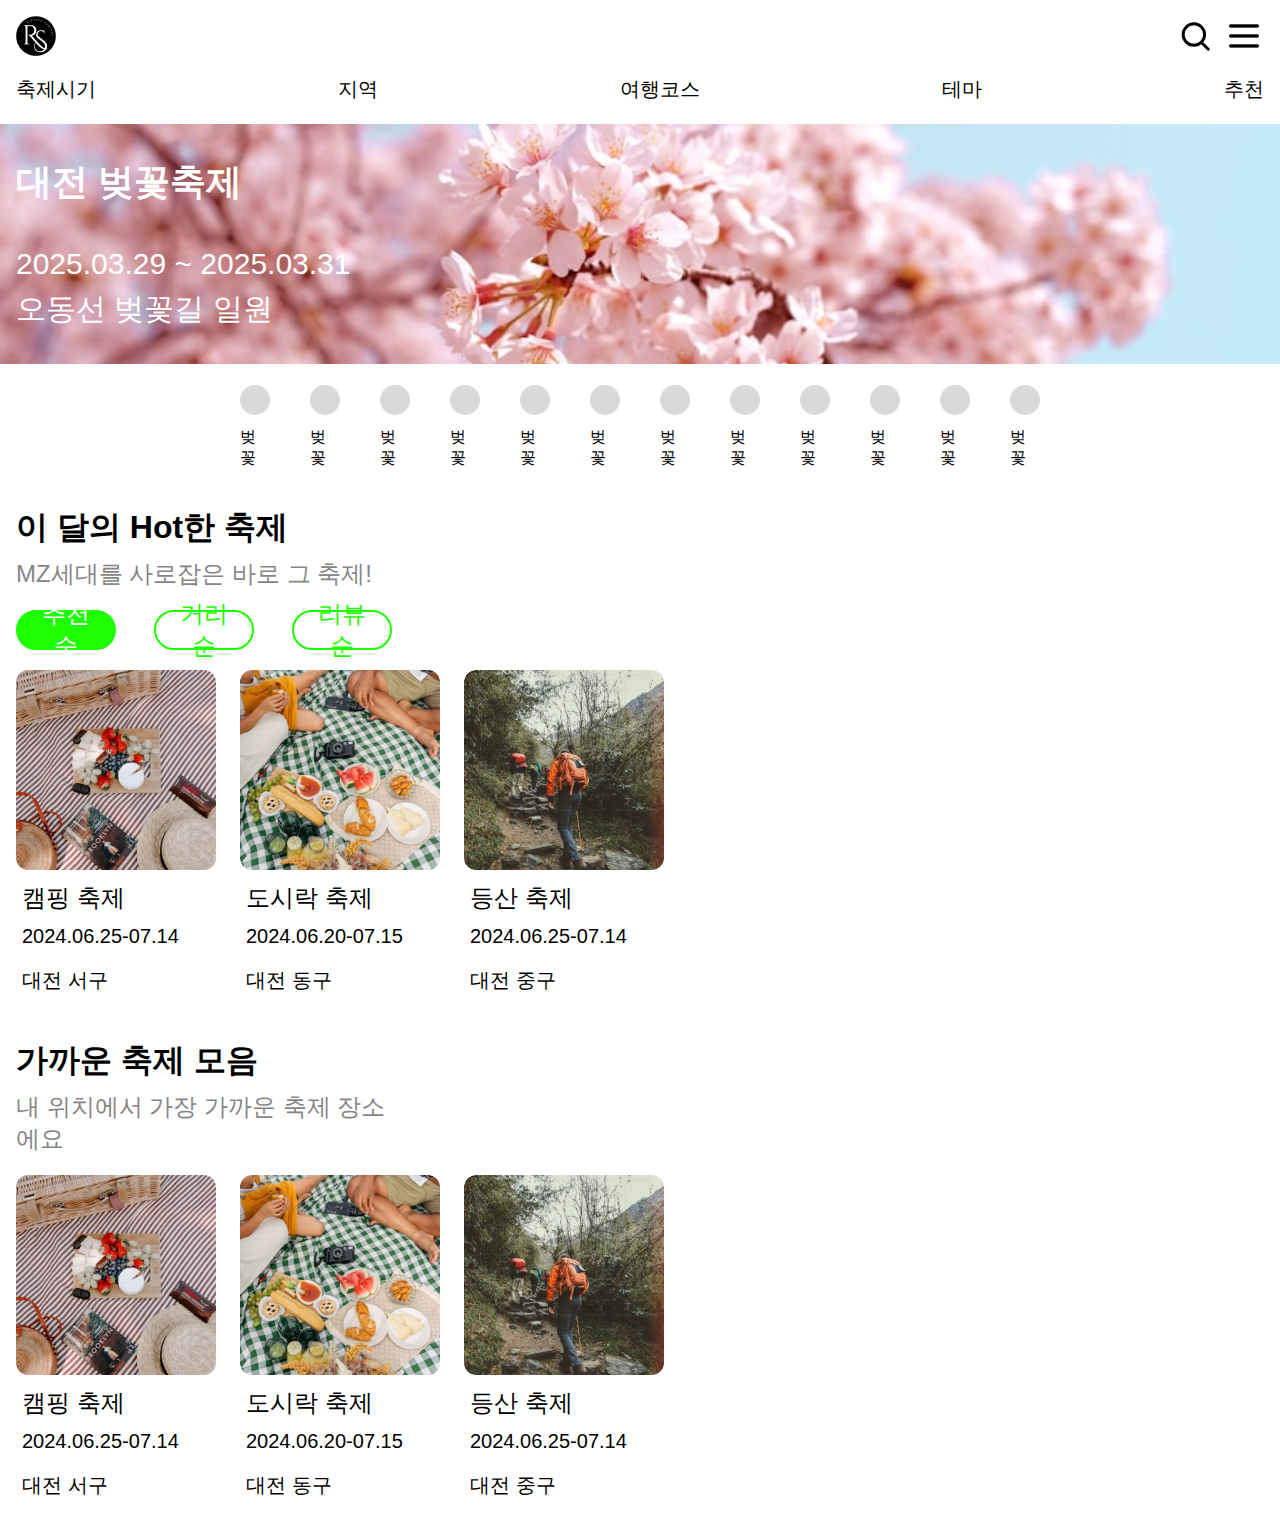
<file: index.html>
<!DOCTYPE html>
<html lang="en">
<head>
  <meta charset="UTF-8">
  <meta http-equiv="X-UA-Compatible" content="IE=edge">
  <meta name="viewport" content="width=device-width, initial-scale=1.0">
  <link rel="stylesheet" href="./vars.css">
  <link rel="stylesheet" href="./style.css">
  
  
  <style>
   a,
   button,
   input,
   select,
   h1,
   h2,
   h3,
   h4,
   h5,
   * {
       box-sizing: border-box;
       margin: 0;
       padding: 0;
       border: none;
       text-decoration: none;
       background: none;
   
       -webkit-font-smoothing: antialiased;
   }
   
   menu, ol, ul {
       list-style-type: none;
       margin: 0;
       padding: 0;
   }
   </style>
  <title>Document</title>
</head>
<body>
  <div class="main-page">
    <div class="header">
      <div class="frame-2">
        <img
          class="untitled-design-removebg-preview-1"
          src="untitled-design-removebg-preview-10.png"
        />
        <div class="frame-1">
          <svg
            class="group-1"
            width="28"
            height="28"
            viewBox="0 0 28 28"
            fill="none"
            xmlns="http://www.w3.org/2000/svg"
          >
            <circle
              cx="13.2016"
              cy="12.6615"
              r="11"
              stroke="black"
              stroke-width="3"
            />
            <path
              d="M26.9393 28.8992C27.5251 29.485 28.4749 29.485 29.0607 28.8992C29.6464 28.3134 29.6464 27.3637 29.0607 26.7779L26.9393 28.8992ZM19.8683 21.8281L26.9393 28.8992L29.0607 26.7779L21.9896 19.7068L19.8683 21.8281Z"
              fill="black"
            />
          </svg>
          <img class="menu" src="menu0.png" />
        </div>
      </div>
      <div class="frame-3">
        <div class="div">축제시기</div>
        <div class="div">지역</div>
        <div class="div">여행코스</div>
        <div class="div">테마</div>
        <div class="div">추천</div>
      </div>
    </div>
    <div
      class="banner"
      style="
        background: url(banner0.png) center;
        background-size: cover;
        background-repeat: no-repeat;
      "
    >
      <div class="frame-5">
        <div class="div2">대전 벚꽃축제</div>
        <div class="frame-4">
          <div class="_2025-03-29-2025-03-31">2025.03.29 ~ 2025.03.31</div>
          <div class="div3">오동선 벚꽃길 일원</div>
        </div>
      </div>
    </div>
    <div class="category">
      <div class="frame-6">
        <div class="ellipse-2"></div>
        <div class="div4">벚꽃</div>
      </div>
      <div class="frame-7">
        <div class="ellipse-2"></div>
        <div class="div4">벚꽃</div>
      </div>
      <div class="frame-8">
        <div class="ellipse-2"></div>
        <div class="div4">벚꽃</div>
      </div>
      <div class="frame-9">
        <div class="ellipse-2"></div>
        <div class="div4">벚꽃</div>
      </div>
      <div class="frame-10">
        <div class="ellipse-2"></div>
        <div class="div4">벚꽃</div>
      </div>
      <div class="frame-11">
        <div class="ellipse-2"></div>
        <div class="div4">벚꽃</div>
      </div>
      <div class="frame-12">
        <div class="ellipse-22"></div>
        <div class="div5">벚꽃</div>
      </div>
      <div class="frame-12">
        <div class="ellipse-22"></div>
        <div class="div5">벚꽃</div>
      </div>
      <div class="frame-12">
        <div class="ellipse-22"></div>
        <div class="div5">벚꽃</div>
      </div>
      <div class="frame-12">
        <div class="ellipse-22"></div>
        <div class="div5">벚꽃</div>
      </div>
      <div class="frame-12">
        <div class="ellipse-22"></div>
        <div class="div5">벚꽃</div>
      </div>
      <div class="frame-12">
        <div class="ellipse-22"></div>
        <div class="div5">벚꽃</div>
      </div>
    </div>
    <div class="hot-festival">
      <div class="frame-16">
        <div class="frame-14">
          <div class="hot">이 달의 Hot한 축제</div>
          <div class="mz">MZ세대를 사로잡은 바로 그 축제!</div>
        </div>
        <div class="frame-15">
          <div class="frame-22">
            <div class="div6">추천순</div>
          </div>
          <div class="frame-42">
            <div class="div7">거리순</div>
          </div>
          <div class="frame-32">
            <div class="div7">리뷰순</div>
          </div>
        </div>
      </div>
      <div class="frame-17">
        <div class="card-half">
          <img class="rectangle-1" src="rectangle-10.png" />
          <div class="frame-102">
            <div class="div8">캠핑 축제</div>
            <div class="_2024-06-25-07-14">2024.06.25-07.14</div>
            <div class="div9">대전 서구</div>
          </div>
        </div>
        <div class="card-half">
          <img class="rectangle-1" src="rectangle-11.png" />
          <div class="frame-102">
            <div class="div8">도시락 축제</div>
            <div class="_2024-06-20-07-15">2024.06.20-07.15</div>
            <div class="div9">대전 동구</div>
          </div>
        </div>
        <div class="card-half2">
          <img class="rectangle-12" src="rectangle-12.png" />
          <div class="frame-103">
            <div class="div8">등산 축제</div>
            <div class="_2024-06-25-07-14">2024.06.25-07.14</div>
            <div class="div9">대전 중구</div>
          </div>
        </div>
      </div>
    </div>
    <div class="location-festival">
      <div class="frame-16">
        <div class="frame-142">
          <div class="div10">가까운 축제 모음</div>
          <div class="div11">내 위치에서 가장 가까운 축제 장소에요</div>
        </div>
      </div>
      <div class="frame-172">
        <div class="card-half">
          <img class="rectangle-1" src="rectangle-13.png" />
          <div class="frame-102">
            <div class="div8">캠핑 축제</div>
            <div class="_2024-06-25-07-14">2024.06.25-07.14</div>
            <div class="div9">대전 서구</div>
          </div>
        </div>
        <div class="card-half">
          <img class="rectangle-1" src="rectangle-14.png" />
          <div class="frame-102">
            <div class="div8">도시락 축제</div>
            <div class="_2024-06-20-07-15">2024.06.20-07.15</div>
            <div class="div9">대전 동구</div>
          </div>
        </div>
        <div class="card-half2">
          <img class="rectangle-12" src="rectangle-15.png" />
          <div class="frame-103">
            <div class="div8">등산 축제</div>
            <div class="_2024-06-25-07-14">2024.06.25-07.14</div>
            <div class="div9">대전 중구</div>
          </div>
        </div>
      </div>
    </div>
  </div>
  
</body>
</html>
</file>
<file: vars.css>
/* Figma Styles of your File */
:root {
  /* Colors */
  /* Fonts */
  /* Effects */
}
</file>
<file: style.css>
.main-page,
.main-page * {
  box-sizing: border-box;
}
.main-page {
  background: #ffffff;
  border-radius: 16px;
  display: flex;
  flex-direction: column;
  gap: 5px;
  align-items: flex-start;
  justify-content: flex-start;
  position: relative;
  overflow: hidden;
}
.header {
  padding: 16px 0px 16px 0px;
  display: flex;
  flex-direction: column;
  gap: 20px;
  align-items: flex-start;
  justify-content: flex-start;
  align-self: stretch;
  flex-shrink: 0;
  position: relative;
}
.frame-2 {
  padding: 0px 16px 0px 16px;
  display: flex;
  flex-direction: row;
  align-items: center;
  justify-content: space-between;
  align-self: stretch;
  flex-shrink: 0;
  position: relative;
}
.untitled-design-removebg-preview-1 {
  flex-shrink: 0;
  width: 40px;
  height: 40px;
  position: relative;
  overflow: visible;
  object-fit: cover;
}
.frame-1 {
  display: flex;
  flex-direction: row;
  gap: 16px;
  align-items: center;
  justify-content: flex-start;
  flex-shrink: 0;
  position: relative;
}
.group-1 {
  flex-shrink: 0;
  width: 27.3px;
  height: 27.68px;
  position: relative;
  overflow: visible;
}
.menu {
  flex-shrink: 0;
  width: 40px;
  height: 40px;
  position: relative;
  object-fit: cover;
}
.frame-3 {
  padding: 0px 16px 0px 16px;
  display: flex;
  flex-direction: row;
  align-items: center;
  justify-content: space-between;
  align-self: stretch;
  flex-shrink: 0;
  position: relative;
}
.div {
  color: #000000;
  text-align: left;
  font-family: "Roboto-Regular", sans-serif;
  font-size: 20px;
  font-weight: 400;
  position: relative;
}
.banner {
  background: linear-gradient(to left, #d9d9d9, #d9d9d9);
  padding: 28px 16px 28px 16px;
  display: flex;
  flex-direction: column;
  gap: 10px;
  align-items: flex-start;
  justify-content: center;
  align-self: stretch;
  flex-shrink: 0;
  height: 240px;
  position: relative;
}
.frame-5 {
  display: flex;
  flex-direction: column;
  gap: 40px;
  align-items: flex-start;
  justify-content: flex-start;
  align-self: stretch;
  flex-shrink: 0;
  position: relative;
}
.div2 {
  color: #ffffff;
  text-align: left;
  font-family: "Roboto-Bold", sans-serif;
  font-size: 36px;
  font-weight: 700;
  position: relative;
  align-self: stretch;
}
.frame-4 {
  display: flex;
  flex-direction: column;
  gap: 8px;
  align-items: flex-start;
  justify-content: flex-start;
  align-self: stretch;
  flex-shrink: 0;
  position: relative;
}
._2025-03-29-2025-03-31 {
  color: #ffffff;
  text-align: left;
  font-family: "Roboto-Regular", sans-serif;
  font-size: 30px;
  font-weight: 400;
  position: relative;
  align-self: stretch;
}
.div3 {
  color: #ffffff;
  text-align: left;
  font-family: "Roboto-Regular", sans-serif;
  font-size: 30px;
  font-weight: 400;
  position: relative;
  align-self: stretch;
}
.category {
  padding: 16px;
  display: flex;
  flex-direction: row;
  gap: 40px;
  align-items: center;
  justify-content: center;
  flex-wrap: wrap;
  align-content: center;
  align-self: stretch;
  flex-shrink: 0;
  position: relative;
}
.frame-6 {
  display: flex;
  flex-direction: column;
  gap: 12px;
  align-items: flex-start;
  justify-content: flex-start;
  flex-shrink: 0;
  width: 30px;
  position: relative;
}
.ellipse-2 {
  background: #d9d9d9;
  border-radius: 50%;
  align-self: stretch;
  flex-shrink: 0;
  height: 30px;
  position: relative;
}
.div4 {
  color: #000000;
  text-align: left;
  font-family: "Roboto-Regular", sans-serif;
  font-size: 16px;
  font-weight: 400;
  position: relative;
  align-self: stretch;
}
.frame-7 {
  display: flex;
  flex-direction: column;
  gap: 12px;
  align-items: flex-start;
  justify-content: flex-start;
  flex-shrink: 0;
  width: 30px;
  position: relative;
}
.frame-8 {
  display: flex;
  flex-direction: column;
  gap: 12px;
  align-items: flex-start;
  justify-content: flex-start;
  flex-shrink: 0;
  width: 30px;
  position: relative;
}
.frame-9 {
  display: flex;
  flex-direction: column;
  gap: 12px;
  align-items: flex-start;
  justify-content: flex-start;
  flex-shrink: 0;
  width: 30px;
  position: relative;
}
.frame-10 {
  display: flex;
  flex-direction: column;
  gap: 12px;
  align-items: flex-start;
  justify-content: flex-start;
  flex-shrink: 0;
  width: 30px;
  position: relative;
}
.frame-11 {
  display: flex;
  flex-direction: column;
  gap: 12px;
  align-items: flex-start;
  justify-content: flex-start;
  flex-shrink: 0;
  width: 30px;
  position: relative;
}
.frame-12 {
  display: flex;
  flex-direction: row;
  gap: 12px;
  align-items: flex-start;
  justify-content: flex-start;
  flex-wrap: wrap;
  align-content: flex-start;
  flex-shrink: 0;
  width: 30px;
  position: relative;
}
.ellipse-22 {
  background: #d9d9d9;
  border-radius: 50%;
  flex: 1;
  height: 30px;
  position: relative;
}
.div5 {
  color: #000000;
  text-align: left;
  font-family: "Roboto-Regular", sans-serif;
  font-size: 16px;
  font-weight: 400;
  position: relative;
}
.hot-festival {
  padding: 16px;
  display: flex;
  flex-direction: column;
  gap: 20px;
  align-items: flex-start;
  justify-content: flex-start;
  flex-shrink: 0;
  width: 408px;
  position: relative;
}
.frame-16 {
  display: flex;
  flex-direction: column;
  gap: 20px;
  align-items: flex-start;
  justify-content: flex-start;
  align-self: stretch;
  flex-shrink: 0;
  position: relative;
}
.frame-14 {
  display: flex;
  flex-direction: column;
  gap: 8px;
  align-items: flex-start;
  justify-content: flex-start;
  align-self: stretch;
  flex-shrink: 0;
  position: relative;
}
.hot {
  color: #000000;
  text-align: left;
  font-family: "Roboto-Bold", sans-serif;
  font-size: 32px;
  font-weight: 700;
  position: relative;
  align-self: stretch;
}
.mz {
  color: #868686;
  text-align: left;
  font-family: "Roboto-Regular", sans-serif;
  font-size: 24px;
  font-weight: 400;
  position: relative;
  align-self: stretch;
}
.frame-15 {
  display: flex;
  flex-direction: row;
  align-items: center;
  justify-content: space-between;
  align-self: stretch;
  flex-shrink: 0;
  position: relative;
}
.frame-22 {
  background: #1eff00;
  border-radius: 20px;
  border-style: solid;
  border-color: #1eff00;
  border-width: 2px;
  padding: 8px 24px 8px 24px;
  display: flex;
  flex-direction: row;
  gap: 10px;
  align-items: center;
  justify-content: center;
  flex-shrink: 0;
  width: 100px;
  height: 40px;
  position: relative;
}
.div6 {
  color: #ffffff;
  text-align: center;
  font-family: var(
    --m3-headline-small-font-family,
    "Roboto-Regular",
    sans-serif
  );
  font-size: var(--m3-headline-small-font-size, 24px);
  line-height: var(--m3-headline-small-line-height, 32px);
  font-weight: var(--m3-headline-small-font-weight, 400);
  position: relative;
}
.frame-42 {
  border-radius: 20px;
  border-style: solid;
  border-color: #1eff00;
  border-width: 2px;
  padding: 8px 24px 8px 24px;
  display: flex;
  flex-direction: row;
  gap: 10px;
  align-items: center;
  justify-content: center;
  flex-shrink: 0;
  width: 100px;
  height: 40px;
  position: relative;
}
.div7 {
  color: #1eff00;
  text-align: center;
  font-family: var(
    --m3-headline-small-font-family,
    "Roboto-Regular",
    sans-serif
  );
  font-size: var(--m3-headline-small-font-size, 24px);
  line-height: var(--m3-headline-small-line-height, 32px);
  font-weight: var(--m3-headline-small-font-weight, 400);
  position: relative;
}
.frame-32 {
  border-radius: 20px;
  border-style: solid;
  border-color: #1eff00;
  border-width: 2px;
  padding: 8px 24px 8px 24px;
  display: flex;
  flex-direction: row;
  gap: 10px;
  align-items: center;
  justify-content: center;
  flex-shrink: 0;
  width: 100px;
  height: 40px;
  position: relative;
}
.frame-17 {
  display: flex;
  flex-direction: row;
  gap: 24px;
  align-items: center;
  justify-content: flex-start;
  align-self: stretch;
  flex-shrink: 0;
  position: relative;
}
.card-half {
  background: #ffffff;
  border-radius: 12px;
  padding: 0px 0px 24px 0px;
  display: flex;
  flex-direction: column;
  gap: 12px;
  align-items: center;
  justify-content: flex-start;
  flex-shrink: 0;
  width: 200px;
  height: 332px;
  position: relative;
}
.rectangle-1 {
  background: linear-gradient(to left, #d9d9d9, #d9d9d9);
  border-radius: 12px;
  align-self: stretch;
  flex-shrink: 0;
  height: 200px;
  position: relative;
  object-fit: cover;
}
.frame-102 {
  display: flex;
  flex-direction: column;
  gap: 0px;
  align-items: flex-start;
  justify-content: center;
  flex-shrink: 0;
  width: 188px;
  position: relative;
}
.div8 {
  color: #000000;
  text-align: left;
  font-family: var(
    --m3-headline-small-font-family,
    "Roboto-Regular",
    sans-serif
  );
  font-size: var(--m3-headline-small-font-size, 24px);
  line-height: var(--m3-headline-small-line-height, 32px);
  font-weight: var(--m3-headline-small-font-weight, 400);
  position: relative;
}
._2024-06-25-07-14 {
  color: #000000;
  text-align: center;
  font-family: var(--display-large-font, "Roboto-Regular", sans-serif);
  font-size: 20px;
  line-height: var(--display-small-line-height, 44px);
  font-weight: 400;
  position: relative;
}
.div9 {
  color: #000000;
  text-align: left;
  font-family: var(--display-large-font, "Roboto-Regular", sans-serif);
  font-size: 20px;
  line-height: var(--display-small-line-height, 44px);
  font-weight: 400;
  position: relative;
}
._2024-06-20-07-15 {
  color: #000000;
  text-align: center;
  font-family: var(--display-large-font, "Roboto-Regular", sans-serif);
  font-size: 20px;
  line-height: var(--display-small-line-height, 44px);
  font-weight: 400;
  position: relative;
}
.card-half2 {
  background: #ffffff;
  border-radius: 12px;
  flex-shrink: 0;
  width: 200px;
  height: 332px;
  position: relative;
  overflow: hidden;
}
.rectangle-12 {
  background: linear-gradient(to left, #d9d9d9, #d9d9d9);
  border-radius: 12px;
  width: 200px;
  height: 200px;
  position: absolute;
  left: 0px;
  top: 0px;
  object-fit: cover;
}
.frame-103 {
  display: flex;
  flex-direction: column;
  gap: 0px;
  align-items: flex-start;
  justify-content: center;
  width: 188px;
  position: absolute;
  left: 6px;
  top: 212px;
}
.location-festival {
  padding: 16px;
  display: flex;
  flex-direction: column;
  gap: 20px;
  align-items: flex-start;
  justify-content: flex-start;
  flex-shrink: 0;
  width: 408px;
  position: relative;
}
.frame-142 {
  display: flex;
  flex-direction: column;
  gap: 8px;
  align-items: flex-start;
  justify-content: flex-start;
  flex-shrink: 0;
  width: 408px;
  position: relative;
}
.div10 {
  color: #000000;
  text-align: left;
  font-family: "Roboto-Bold", sans-serif;
  font-size: 32px;
  font-weight: 700;
  position: relative;
  align-self: stretch;
}
.div11 {
  color: #868686;
  text-align: left;
  font-family: "Roboto-Regular", sans-serif;
  font-size: 24px;
  font-weight: 400;
  position: relative;
  width: 392px;
}
.frame-172 {
  display: flex;
  flex-direction: row;
  gap: 24px;
  align-items: center;
  justify-content: flex-start;
  flex-shrink: 0;
  width: 408px;
  position: relative;
}
</file>
